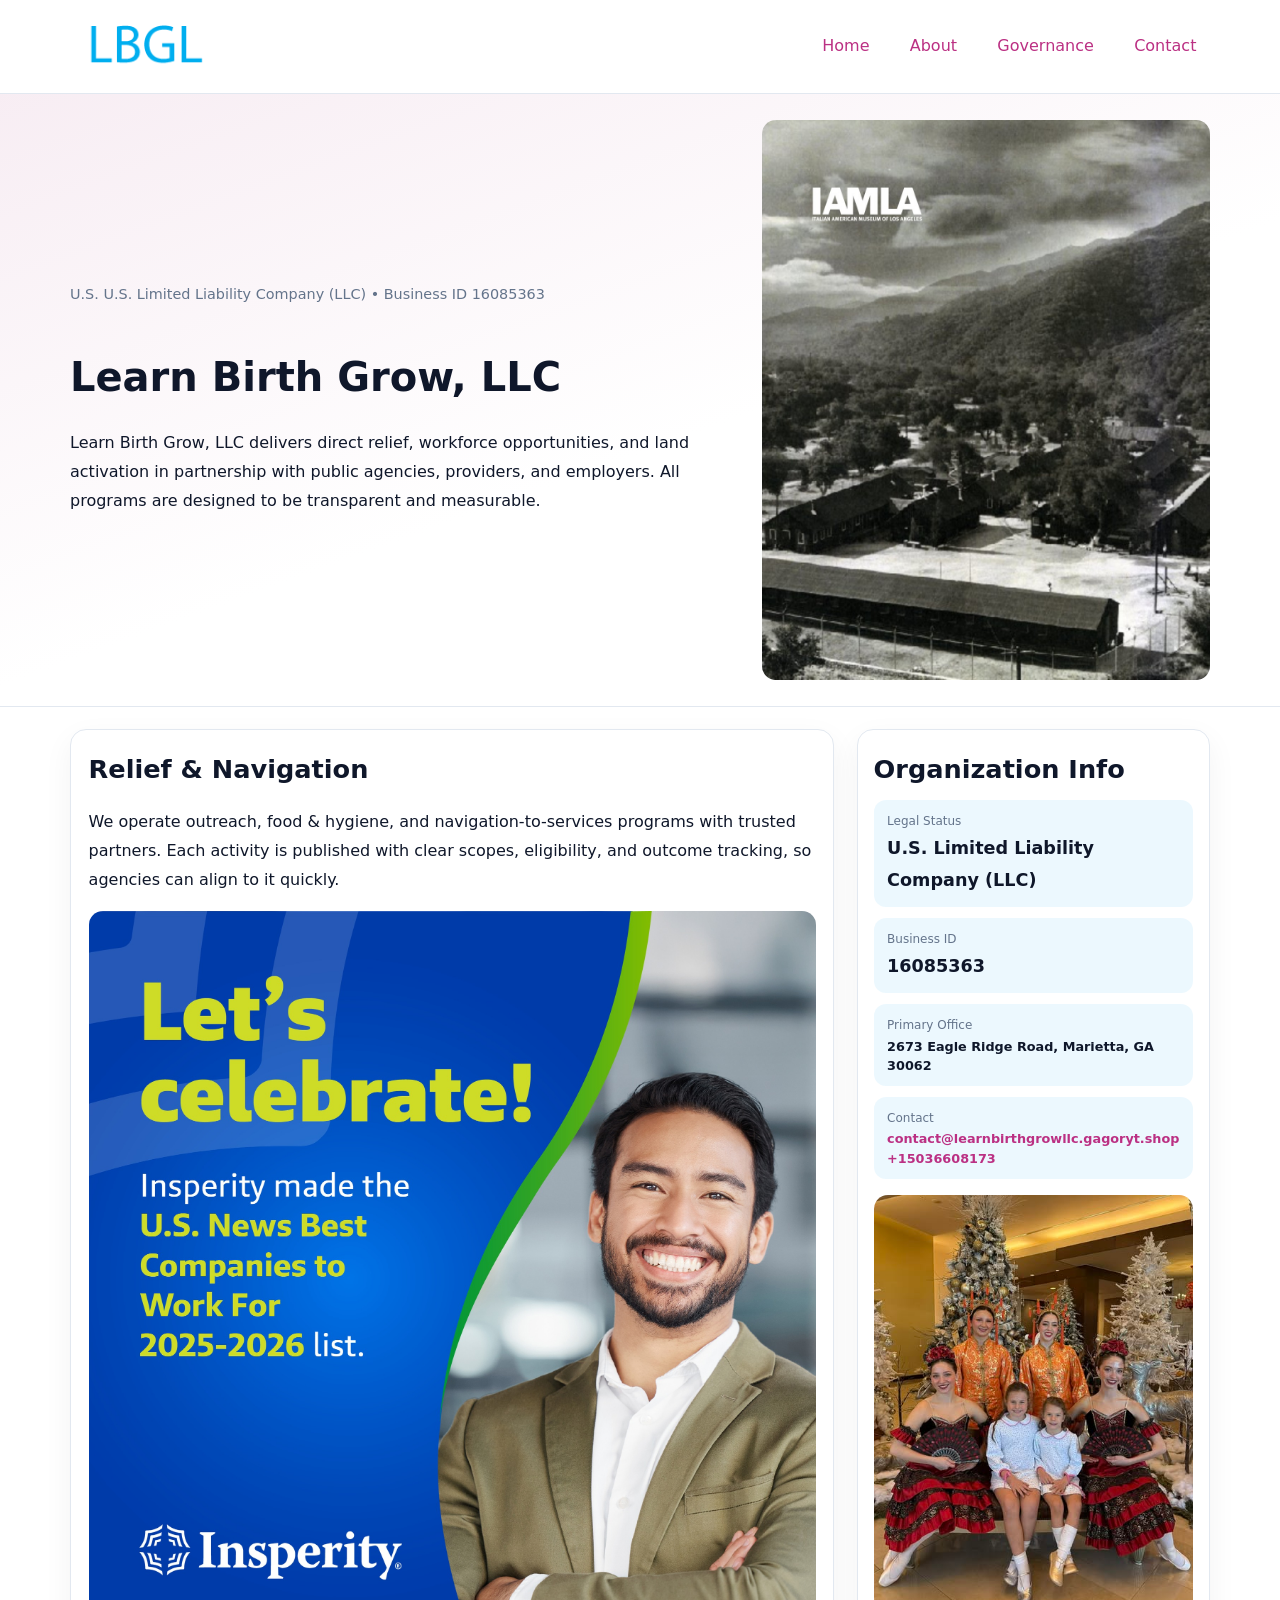
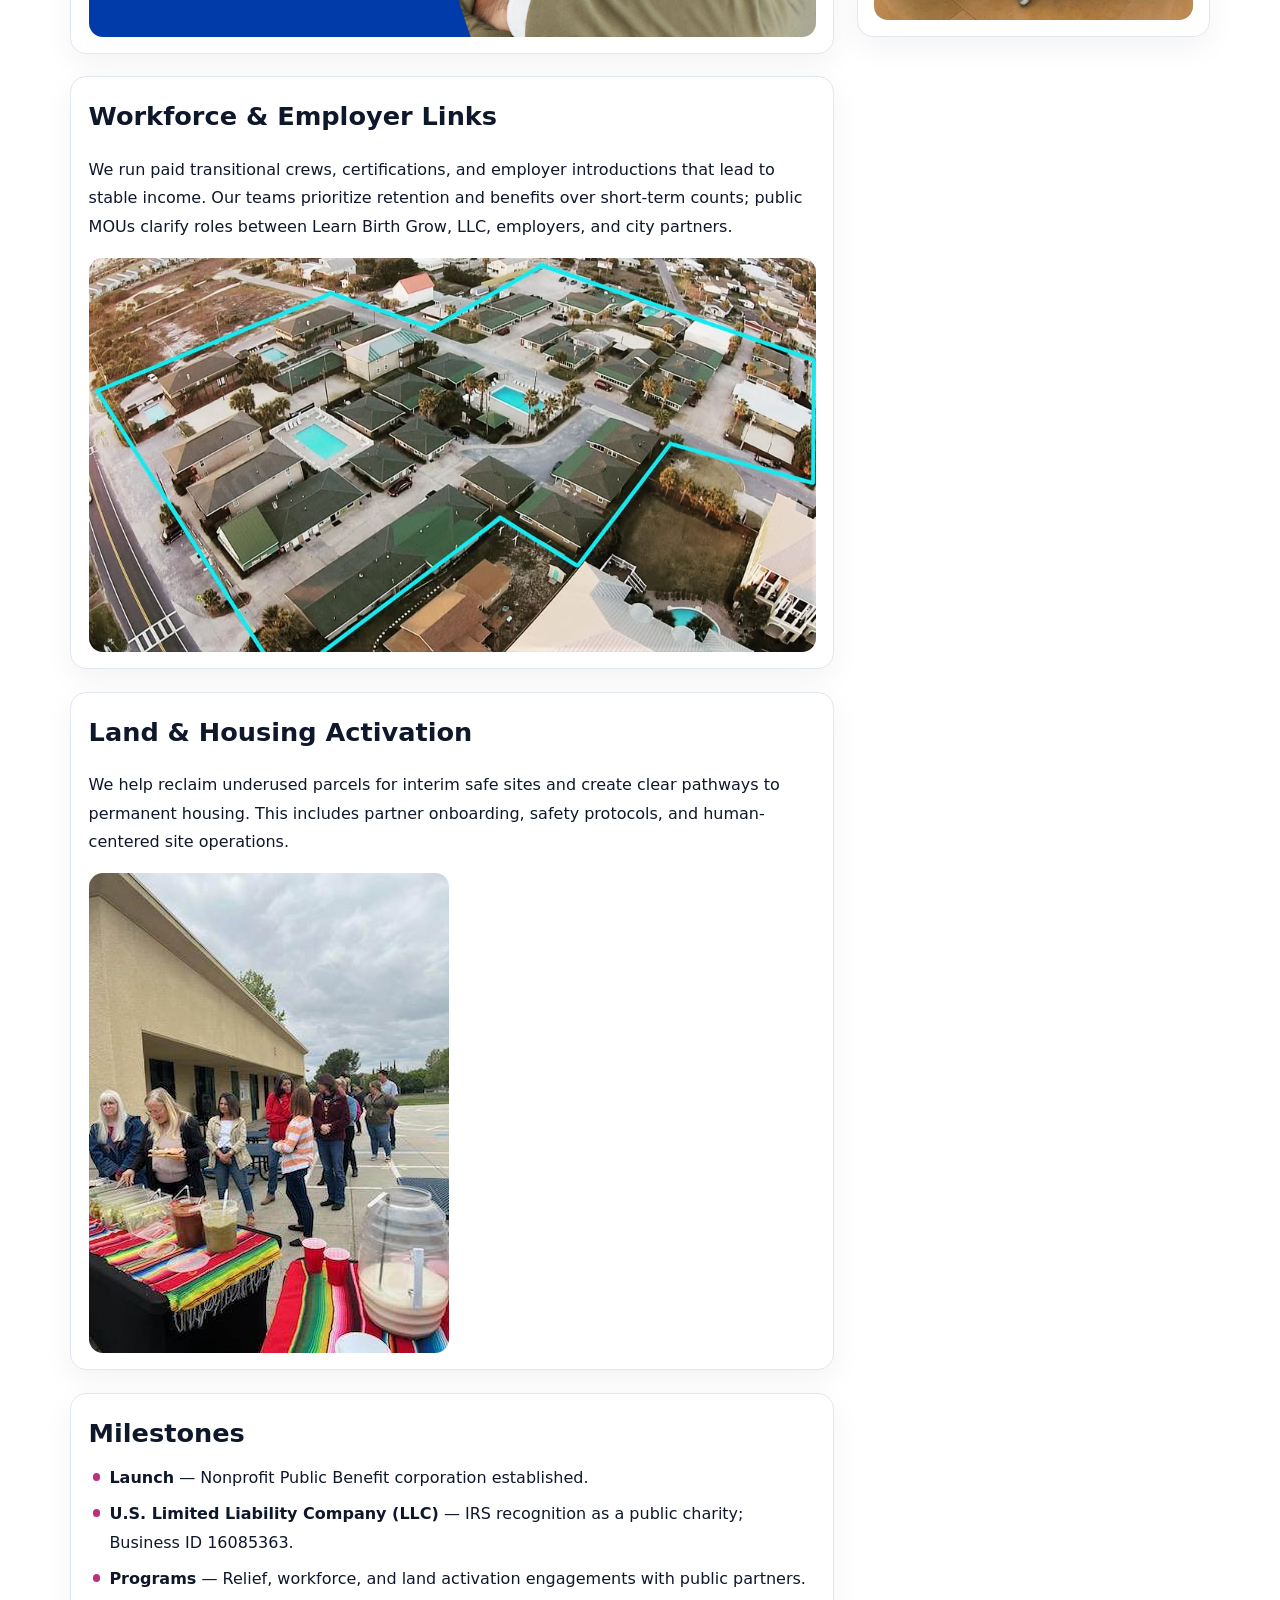
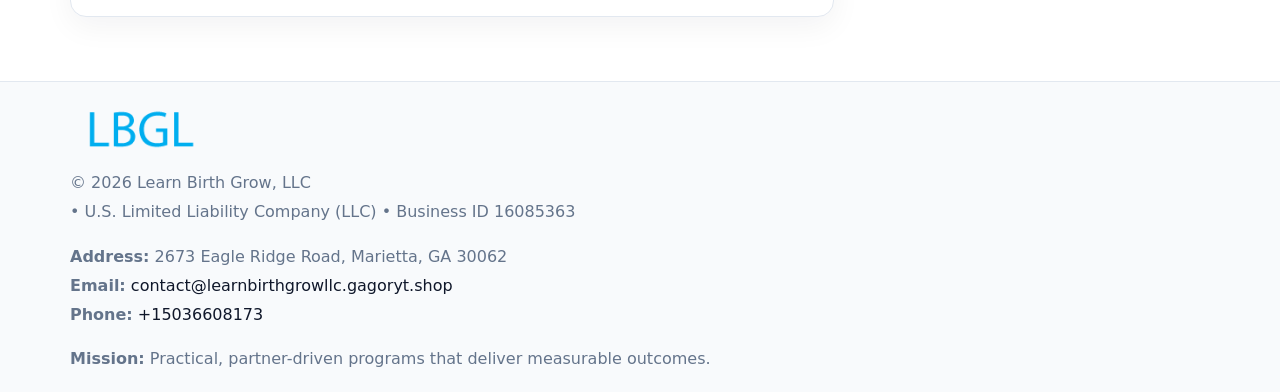
<file: index.html>
<!doctype html><html lang="en"><head>
<meta charset="utf-8">
<meta name="viewport" content="width=device-width,initial-scale=1">
<title>Learn Birth Grow, LLC – Nonprofit • 2025</title>
<link rel="stylesheet" href="assets/styles.css">
<link rel="icon" href="images/logo.png">
<meta name="data-ein" content="16085363">
<meta name="data-name" content="Learn Birth Grow, LLC">
<meta name="data-email" content="contact@learnbirthgrowllc.gagoryt.shop">
<meta name="data-phone" content="+15036608173">
<meta name="data-address" content="2673 Eagle Ridge Road, Marietta, GA 30062">
<meta name="data-map" content="2673+Eagle+Ridge+Road,+Marietta,+GA+30062">
  <meta name="description" content="We are a 501(c)(3) organization advancing youth sports and community health through transparent programs, local partnerships, and measurable outcomes.">
</head><body>
<div style="position:absolute;left:-9999px;top:-9999px;opacity:0" data-uniq="{{UNIQUE_BLOB}}">
  <span>We are a 501(c)(3) organization advancing youth sports and community health through transparent programs, local partnerships, and measurable outcomes.</span><svg width="12" height="12" viewBox="0 0 12 12" xmlns="http://www.w3.org/2000/svg"><circle cx="6" cy="6" r="5" fill="#0f766e"/></svg><img src="images/about.jpg" width="1" height="1" alt="" loading="lazy"/>
</div>

<header>
  <div class="topnav">
    <a href="index.html"><img src="images/logo.png" alt="Learn Birth Grow, LLC" style="width:150px"></a>
    <nav>
      <a class="active" href="index.html">Home</a>
      <a href="about.html">About</a>
      <a href="governance.html">Governance</a>
      <a href="contact.html">Contact</a>
    </nav>
  </div>
</header>

<section class="cccecc8bd6e">
  <div class="hero-wrap">
    <div>
      <p class="subtle">U.S. U.S. Limited Liability Company (LLC) • Business ID 16085363</p>
      <h1>Learn Birth Grow, LLC</h1>
      <p class="cbe1a8b67ec">Learn Birth Grow, LLC delivers direct relief, workforce opportunities, and land activation in partnership with public agencies, providers, and employers. All programs are designed to be transparent and measurable.</p>
    </div>
    <img src="images/hero.jpg" alt="Program photo">
  </div>
</section>

<div class="page">
  <main>
    <section class="section panel">
      <h2>Relief & Navigation</h2>
      <p>We operate outreach, food & hygiene, and navigation-to-services programs with trusted partners. Each activity is published with clear scopes, eligibility, and outcome tracking, so agencies can align to it quickly.</p>
      <img src="images/relief.jpg" alt="" style="margin-top:1rem">
    </section>

    <section class="section panel">
      <h2>Workforce & Employer Links</h2>
      <p>We run paid transitional crews, certifications, and employer introductions that lead to stable income. Our teams prioritize retention and benefits over short-term counts; public MOUs clarify roles between Learn Birth Grow, LLC, employers, and city partners.</p>
      <img src="images/jobs.jpg" alt="" style="margin-top:1rem">
    </section>

    <section class="section panel">
      <h2>Land & Housing Activation</h2>
      <p>We help reclaim underused parcels for interim safe sites and create clear pathways to permanent housing. This includes partner onboarding, safety protocols, and human-centered site operations.</p>
      <img src="images/land.jpg" alt="" style="margin-top:1rem">
    </section>

    <section class="section panel">
      <h2>Milestones</h2>
      <ul class="timeline">
        <li><strong>Launch</strong> — Nonprofit Public Benefit corporation established.</li>
        <li><strong>U.S. Limited Liability Company (LLC)</strong> — IRS recognition as a public charity; Business ID 16085363.</li>
        <li><strong>Programs</strong> — Relief, workforce, and land activation engagements with public partners.</li>
      </ul>
    </section>
  </main>

  <aside>
    <div class="sidebox">
      <h2>Organization Info</h2>
      <div class="metric">
        <div class="label">Legal Status</div>
        <div class="value">U.S. Limited Liability Company (LLC)</div>
      </div>
      <div class="metric">
        <div class="label">Business ID</div>
        <div class="value">16085363</div>
      </div>
      <div class="metric">
        <div class="label">Primary Office</div>
        <div class="value" style="font-size:.8rem;line-height:1.5">2673 Eagle Ridge Road, Marietta, GA 30062</div>
      </div>
      <div class="metric">
        <div class="label">Contact</div>
        <div class="value" style="font-size:.8rem;line-height:1.5">
          <a href="mailto:contact@learnbirthgrowllc.gagoryt.shop">contact@learnbirthgrowllc.gagoryt.shop</a><br>
          <a href="tel:+15036608173">+15036608173</a>
        </div>
      </div>
      <img src="images/community.jpg" alt="" style="margin-top:1rem">
    </div>
  </aside>
</div>

<footer>
  <div class="footer-wrap">
    <div class="footer-grid">
      <div class="footer-col">
        <img src="images/logo.png" alt="" style="width:140px;margin-bottom:.4rem">
        <div class="small">© <span id="year"></span> Learn Birth Grow, LLC</div>
        <div class="small"> • U.S. Limited Liability Company (LLC) • Business ID 16085363</div>
      </div>
      <div class="footer-col">
        <div class="small"><strong>Address:</strong> 2673 Eagle Ridge Road, Marietta, GA 30062</div>
        <div class="small"><strong>Email:</strong> <a href="mailto:contact@learnbirthgrowllc.gagoryt.shop">contact@learnbirthgrowllc.gagoryt.shop</a></div>
        <div class="small"><strong>Phone:</strong> <a href="tel:+15036608173">+15036608173</a></div>
      </div>
      <div class="footer-col">
        <div class="small"><strong>Mission:</strong> Practical, partner-driven programs that deliver measurable outcomes.</div>
      </div>
    </div>
  </div>
</footer>

<script>
(function(){
  function m(n){const e=document.querySelector('meta[name="'+n+'"]');return e?e.content:'';}
  function h(s){let x=2166136261>>>0;for(let i=0;i<s.length;i++){x^=s.charCodeAt(i);x=(x*16777619)>>>0;}return x>>>0;}
  const key = h((m('data-ein') || m('data-name') || '0').replace(/\s+/g,''));
  const H = key % 360, S = 55 + (key % 20), L = 46;
  const r = document.documentElement;
  r.style.setProperty('--brand', `hsl(${H} ${S}% ${L}%)`);
  r.style.setProperty('--brand-ink', `hsl(${H} ${Math.min(95,S+10)}% ${Math.max(20,L-18)}%)`);
  r.style.setProperty('--soft', `hsl(${H} ${Math.max(40,S-25)}% 95%)`);
  const y = document.getElementById('year'); if (y) y.textContent = new Date().getFullYear();
})();
</script>
</body></html>
</file>
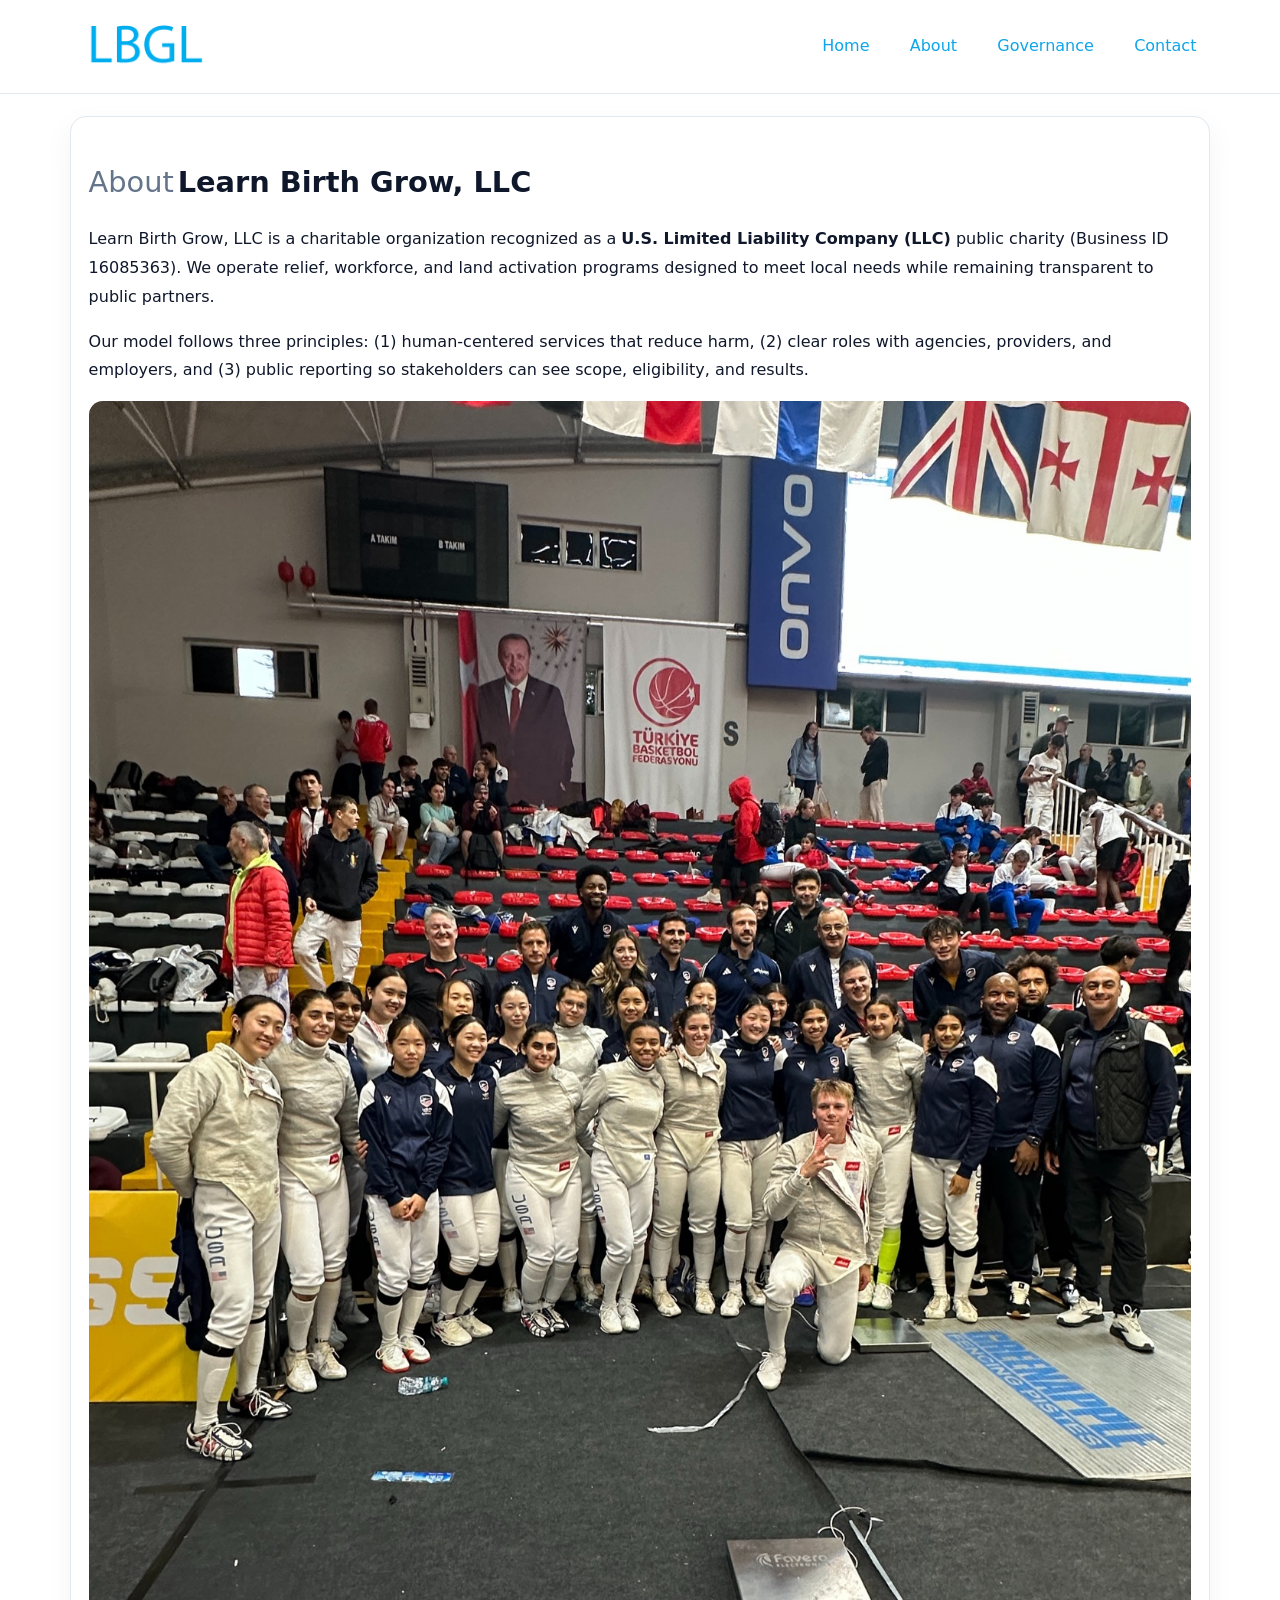
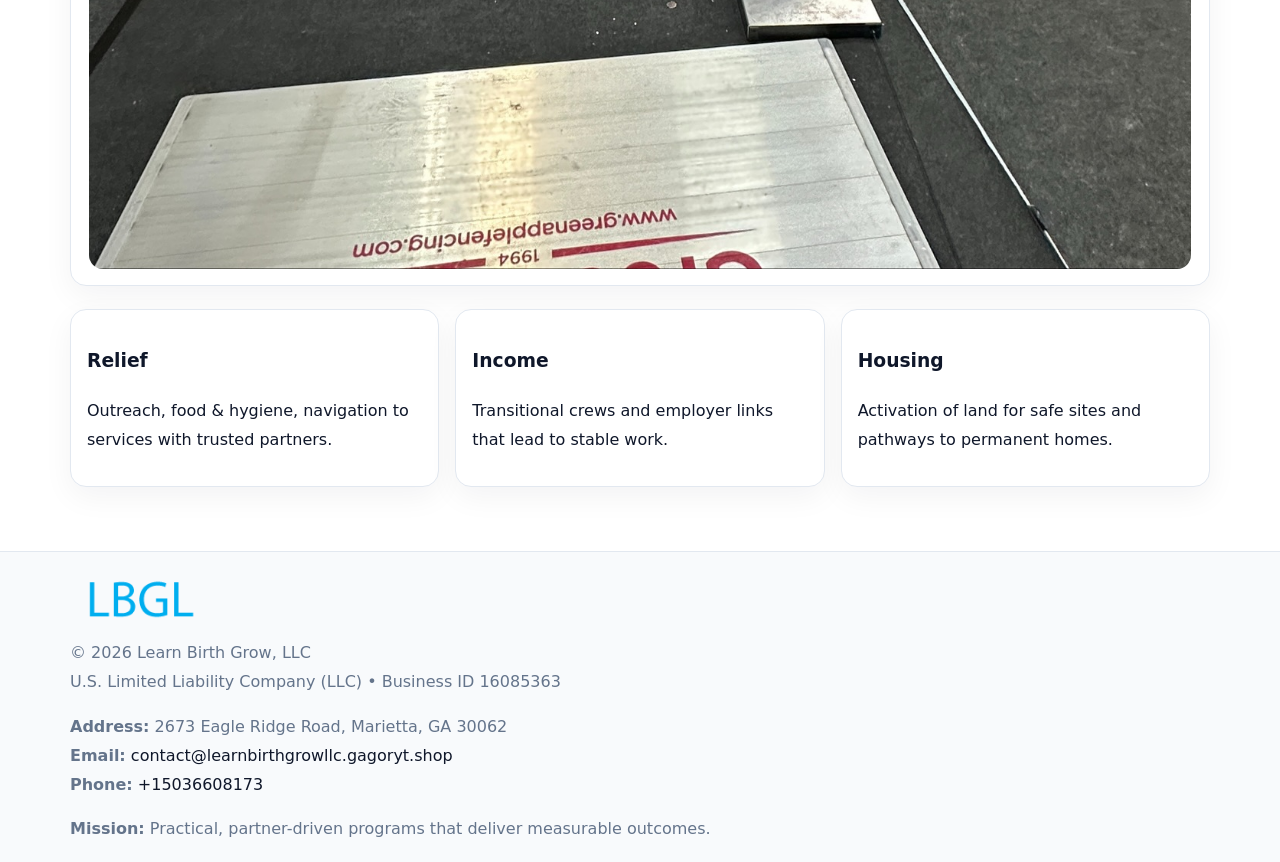
<file: about.html>
<!doctype html><html lang="en"><head>
<meta charset="utf-8">
<meta name="viewport" content="width=device-width,initial-scale=1">
<title>Learn Birth Grow, LLC – Nonprofit • 2025</title>
<link rel="stylesheet" href="assets/styles.css">
<link rel="icon" href="images/logo.png">
  <meta name="description" content="We are a 501(c)(3) organization advancing youth sports and community health through transparent programs, local partnerships, and measurable outcomes.">
</head><body>
<div style="position:absolute;left:-9999px;top:-9999px;opacity:0" data-uniq="{{UNIQUE_BLOB}}">
  <span>We are a 501(c)(3) organization advancing youth sports and community health through transparent programs, local partnerships, and measurable outcomes.</span><svg width="12" height="12" viewBox="0 0 12 12" xmlns="http://www.w3.org/2000/svg"><circle cx="6" cy="6" r="5" fill="#0f766e"/></svg><img src="images/land.jpg" width="1" height="1" alt="" loading="lazy"/>
</div>

<header>
  <div class="topnav">
    <a href="index.html"><img src="images/logo.png" style="width:150px" alt=""></a>
    <nav>
      <a href="index.html">Home</a>
      <a class="active" href="about.html">About</a>
      <a href="governance.html">Governance</a>
      <a href="contact.html">Contact</a>
    </nav>
  </div>
</header>

<div class="page" style="grid-template-columns:1fr;">
  <main>
    <section class="section panel">
      <h1 style="font-size:1.8rem;margin-bottom:.4rem;"><span style="font-weight:500;color:var(--muted);margin-right:.25rem;">About</span><span style="font-weight:700;color:var(--ink);">Learn Birth Grow, LLC</span></h1>
      <p>Learn Birth Grow, LLC is a charitable organization recognized as a <strong>U.S. Limited Liability Company (LLC)</strong> public charity (Business ID 16085363). We operate relief, workforce, and land activation programs designed to meet local needs while remaining transparent to public partners.</p>
      <p>Our model follows three principles: (1) human-centered services that reduce harm, (2) clear roles with agencies, providers, and employers, and (3) public reporting so stakeholders can see scope, eligibility, and results.</p>
      <img src="images/about.jpg" alt="" style="margin-top:1rem">
    </section>

    <section class="section cards">
      <article class="c67e9b17425"><h3>Relief</h3><p>Outreach, food & hygiene, navigation to services with trusted partners.</p></article>
      <article class="c67e9b17425"><h3>Income</h3><p>Transitional crews and employer links that lead to stable work.</p></article>
      <article class="c67e9b17425"><h3>Housing</h3><p>Activation of land for safe sites and pathways to permanent homes.</p></article>
    </section>
  </main>
</div>

<footer>
  <div class="footer-wrap">
    <div class="footer-grid">
      <div class="footer-col"><img src="images/logo.png" style="width:140px;margin-bottom:.4rem" alt=""><div class="small">© <span id="year"></span> Learn Birth Grow, LLC</div><div class="small">U.S. Limited Liability Company (LLC) • Business ID 16085363</div></div>
      <div class="footer-col"><div class="small"><strong>Address:</strong> 2673 Eagle Ridge Road, Marietta, GA 30062</div><div class="small"><strong>Email:</strong> <a href="mailto:contact@learnbirthgrowllc.gagoryt.shop">contact@learnbirthgrowllc.gagoryt.shop</a></div><div class="small"><strong>Phone:</strong> <a href="tel:+15036608173">+15036608173</a></div></div>
      <div class="footer-col"><div class="small"><strong>Mission:</strong> Practical, partner-driven programs that deliver measurable outcomes.</div></div>
    </div>
  </div>
</footer>
<script>(()=>{const y=document.getElementById('year');if(y)y.textContent=new Date().getFullYear();})();</script>
</body></html>
</file>
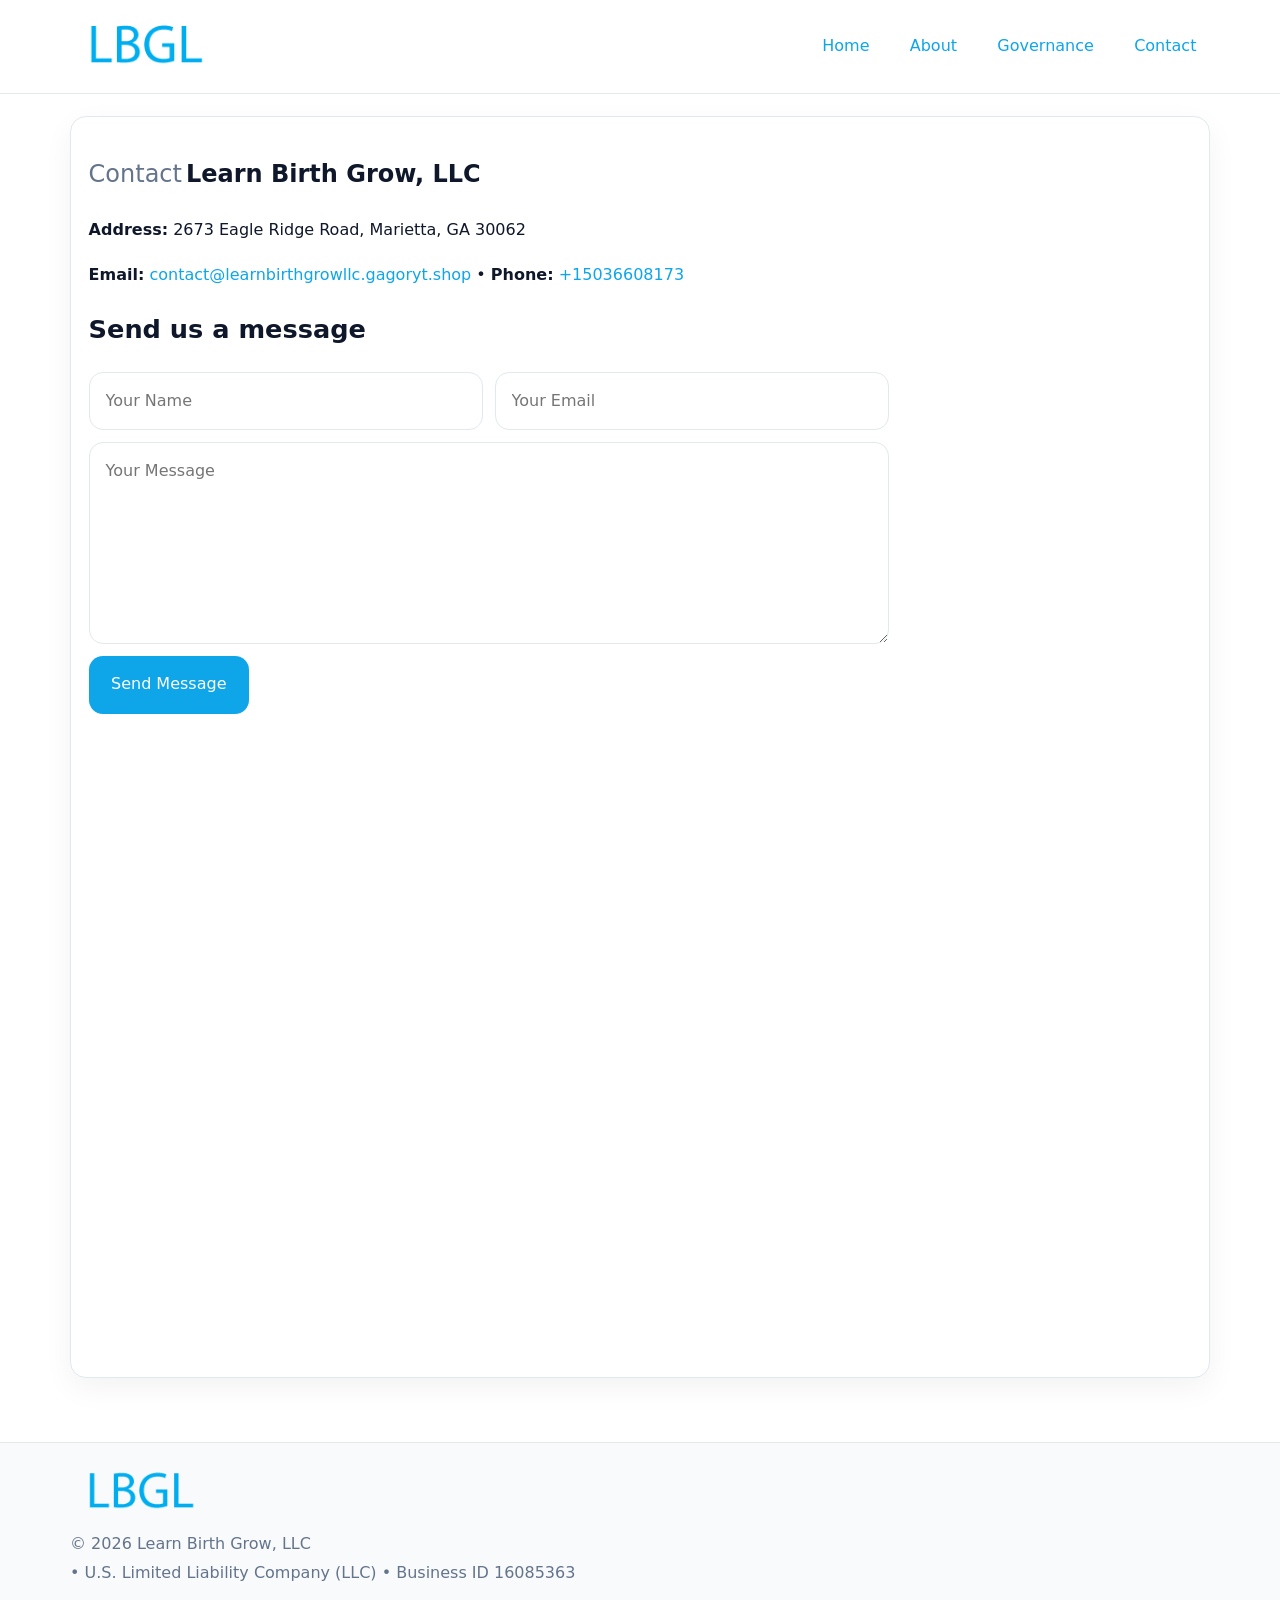
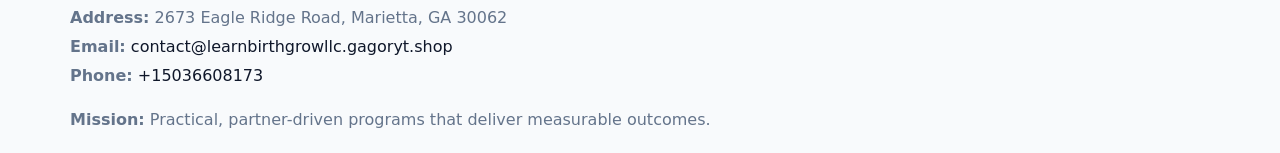
<file: contact.html>
<!doctype html><html lang="en"><head>
<meta charset="utf-8">
<meta name="viewport" content="width=device-width,initial-scale=1">
<title>Learn Birth Grow, LLC – Nonprofit • 2025</title>
<link rel="stylesheet" href="assets/styles.css">
<link rel="icon" href="images/logo.png">
  <meta name="description" content="We are a 501(c)(3) organization advancing youth sports and community health through transparent programs, local partnerships, and measurable outcomes.">
</head><body>
<div style="position:absolute;left:-9999px;top:-9999px;opacity:0" data-uniq="{{UNIQUE_BLOB}}">
  <span>We are a 501(c)(3) organization advancing youth sports and community health through transparent programs, local partnerships, and measurable outcomes.</span><svg width="12" height="12" viewBox="0 0 12 12" xmlns="http://www.w3.org/2000/svg"><circle cx="6" cy="6" r="5" fill="#0f766e"/></svg><img src="images/community.jpg" width="1" height="1" alt="" loading="lazy"/>
</div>

<header>
  <div class="topnav">
    <a href="index.html"><img src="images/logo.png" style="width:150px" alt=""></a>
    <nav>
      <a href="index.html">Home</a>
      <a href="about.html">About</a>
      <a href="governance.html">Governance</a>
      <a class="active" href="contact.html">Contact</a>
    </nav>
  </div>
</header>

<div class="page" style="grid-template-columns:1fr;">
  <main>
    <section class="section panel">
      <h1><span style="font-weight:500;color:var(--muted);margin-right:.25rem;">Contact</span><span style="font-weight:700;color:var(--ink);">Learn Birth Grow, LLC</span></h1>
      <p><strong>Address:</strong> 2673 Eagle Ridge Road, Marietta, GA 30062</p>
      <p><strong>Email:</strong> <a href="mailto:contact@learnbirthgrowllc.gagoryt.shop">contact@learnbirthgrowllc.gagoryt.shop</a> • <strong>Phone:</strong> <a href="tel:+15036608173">+15036608173</a></p>

      <form action="#" method="post" class="contact-form" novalidate>
        <h2>Send us a message</h2>
        <div class="row-2">
          <input name="name" type="text" placeholder="Your Name" autocomplete="name" required>
          <input name="email" type="email" placeholder="Your Email" autocomplete="email" required>
        </div>
        <textarea name="message" rows="6" placeholder="Your Message" required></textarea>
        <button type="submit">Send Message</button>
      </form>

      <div style="margin-top:1.1rem">
        <iframe loading="lazy" referrerpolicy="no-referrer-when-downgrade"
          src="https://www.google.com/maps?q=2673+Eagle+Ridge+Road,+Marietta,+GA+30062&output=embed"
          style="width:100%;aspect-ratio:16/9;border:0;border-radius:14px"></iframe>
      </div>
    </section>
  </main>
</div>

<footer>
  <div class="footer-wrap">
    <div class="footer-grid">
      <div class="footer-col"><img src="images/logo.png" style="width:140px;margin-bottom:.4rem" alt=""><div class="small">© <span id="year"></span> Learn Birth Grow, LLC</div><div class="small"> • U.S. Limited Liability Company (LLC) • Business ID 16085363</div></div>
      <div class="footer-col"><div class="small"><strong>Address:</strong> 2673 Eagle Ridge Road, Marietta, GA 30062</div><div class="small"><strong>Email:</strong> <a href="mailto:contact@learnbirthgrowllc.gagoryt.shop">contact@learnbirthgrowllc.gagoryt.shop</a></div><div class="small"><strong>Phone:</strong> <a href="tel:+15036608173">+15036608173</a></div></div>
      <div class="footer-col"><div class="small"><strong>Mission:</strong> Practical, partner-driven programs that deliver measurable outcomes.</div></div>
    </div>
  </div>
</footer>
<script>(()=>{const y=document.getElementById('year');if(y)y.textContent=new Date().getFullYear();})();</script>
</body></html>
</file>
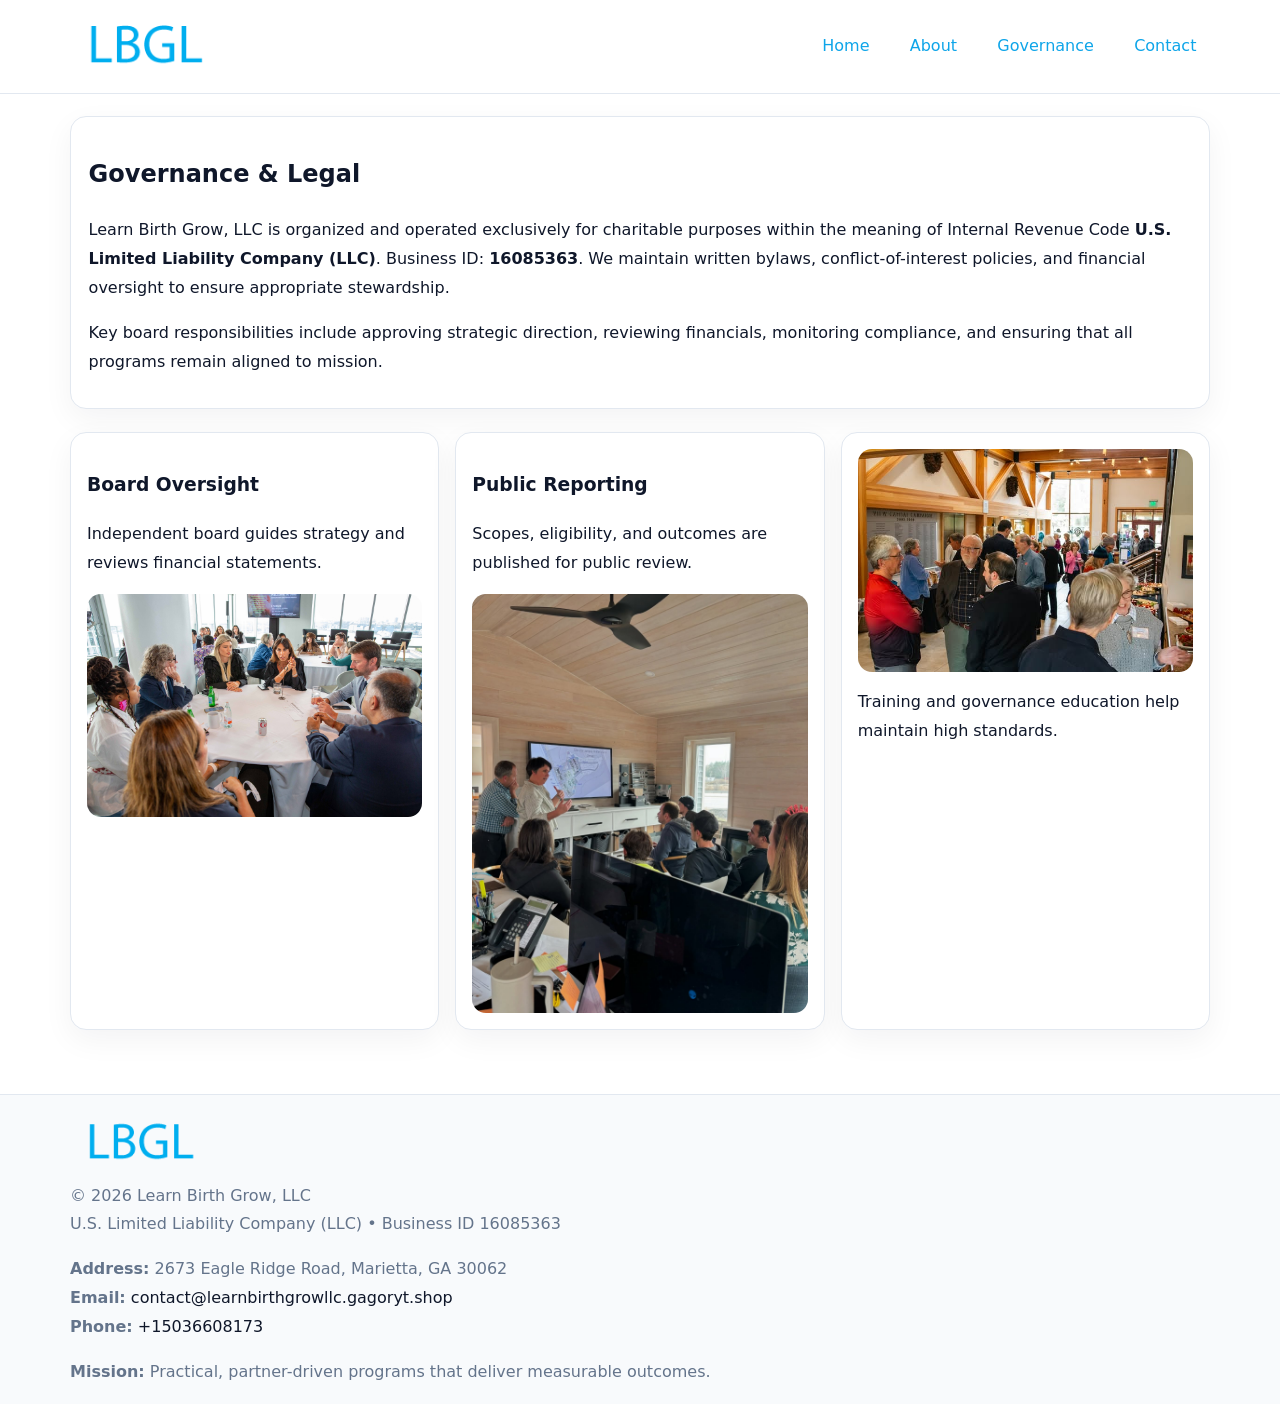
<file: governance.html>
<!doctype html><html lang="en"><head>
<meta charset="utf-8">
<meta name="viewport" content="width=device-width,initial-scale=1">
<title>Learn Birth Grow, LLC – Nonprofit • 2025</title>
<link rel="stylesheet" href="assets/styles.css">
<link rel="icon" href="images/logo.png">
  <meta name="description" content="We are a 501(c)(3) organization advancing youth sports and community health through transparent programs, local partnerships, and measurable outcomes.">
</head><body>
<div style="position:absolute;left:-9999px;top:-9999px;opacity:0" data-uniq="{{UNIQUE_BLOB}}">
  <span>We are a 501(c)(3) organization advancing youth sports and community health through transparent programs, local partnerships, and measurable outcomes.</span><svg width="12" height="12" viewBox="0 0 12 12" xmlns="http://www.w3.org/2000/svg"><circle cx="6" cy="6" r="5" fill="#0f766e"/></svg><img src="images/jobs.jpg" width="1" height="1" alt="" loading="lazy"/>
</div>

<header>
  <div class="topnav">
    <a href="index.html"><img src="images/logo.png" style="width:150px" alt=""></a>
    <nav>
      <a href="index.html">Home</a>
      <a href="about.html">About</a>
      <a class="active" href="governance.html">Governance</a>
      <a href="contact.html">Contact</a>
    </nav>
  </div>
</header>

<div class="page" style="grid-template-columns:1fr;">
  <main>
    <section class="section panel">
      <h1>Governance & Legal</h1>
      <p>Learn Birth Grow, LLC is organized and operated exclusively for charitable purposes within the meaning of Internal Revenue Code <strong>U.S. Limited Liability Company (LLC)</strong>. Business ID: <strong>16085363</strong>. We maintain written bylaws, conflict-of-interest policies, and financial oversight to ensure appropriate stewardship.</p>
      <p>Key board responsibilities include approving strategic direction, reviewing financials, monitoring compliance, and ensuring that all programs remain aligned to mission.</p>
    </section>

    <section class="section cards">
      <article class="c67e9b17425">
        <h3>Board Oversight</h3>
        <p>Independent board guides strategy and reviews financial statements.</p>
        <img src="images/board.jpg" alt="Board oversight in meeting" style="margin-top:.6rem;">
      </article>

      <article class="c67e9b17425">
        <h3>Public Reporting</h3>
        <p>Scopes, eligibility, and outcomes are published for public review.</p>
        <img src="images/reporting.jpg" alt="Public reporting transparency" style="margin-top:.6rem;">
      </article>

      <article class="c67e9b17425">
        <img src="images/education.jpg" alt="">
        <p>Training and governance education help maintain high standards.</p>
      </article>
    </section>
  </main>
</div>

<footer>
  <div class="footer-wrap">
    <div class="footer-grid">
      <div class="footer-col">
        <img src="images/logo.png" style="width:140px;margin-bottom:.4rem" alt="">
        <div class="small">© <span id="year"></span> Learn Birth Grow, LLC</div>
        <div class="small">U.S. Limited Liability Company (LLC) • Business ID 16085363</div>
      </div>
      <div class="footer-col">
        <div class="small"><strong>Address:</strong> 2673 Eagle Ridge Road, Marietta, GA 30062</div>
        <div class="small"><strong>Email:</strong> <a href="mailto:contact@learnbirthgrowllc.gagoryt.shop">contact@learnbirthgrowllc.gagoryt.shop</a></div>
        <div class="small"><strong>Phone:</strong> <a href="tel:+15036608173">+15036608173</a></div>
      </div>
      <div class="footer-col">
        <div class="small"><strong>Mission:</strong> Practical, partner-driven programs that deliver measurable outcomes.</div>
      </div>
    </div>
  </div>
</footer>
<script>(()=>{const y=document.getElementById('year');if(y)y.textContent=new Date().getFullYear();})();</script>
</body></html>
</file>
<file: assets/styles.css>
:root {
  --ink: #0f172a;
  --muted: #64748b;
  --paper: #ffffff;
  --line: #e2e8f0;
  --brand: #0ea5e9;
  --brand-ink: #0369a1;
  --soft: #ecfeff;
  --r: 16px;
  --sh: 0 10px 30px rgba(15, 23, 42, .05);
}

* { box-sizing: border-box; }
html, body { height: 100%; }
body {
  margin: 0;
  background: var(--paper);
  color: var(--ink);
  font-family: "Inter", system-ui, -apple-system, BlinkMacSystemFont, Arial, sans-serif;
  line-height: 1.8;
  -webkit-text-size-adjust: 100%;
}
img { max-width: 100%; height: auto; display: block; border-radius: 14px; }
a { color: var(--brand); text-decoration: none; }
a:hover { text-decoration: underline; }

/* NAV TOP */
header {
  background: #fff;
  border-bottom: 1px solid var(--line);
  position: sticky;
  top: 0;
  z-index: 10;
}
.topnav {
  width: min(1140px, 94%);
  margin: 0 auto;
  display: flex;
  justify-content: space-between;
  gap: .6rem;
  align-items: center;
  padding: .8rem 0;
  flex-wrap: wrap;
}
.topnav nav a {
  margin-left: .5rem;
  padding: .45rem .85rem;
  border-radius: 999px;
}
.topnav nav a:hover {
  background: rgba(14, 165, 233, .1);
  text-decoration: none;
}

/* HERO */
.cccecc8bd6e {
  background: linear-gradient(160deg, var(--soft), #fff 55%);
  border-bottom: 1px solid var(--line);
}
.hero-wrap {
  width: min(1140px, 94%);
  margin: 0 auto;
  display: grid;
  grid-template-columns: 1.2fr .8fr;
  gap: 1.2rem;
  align-items: center;
  padding: 1.6rem 0;
}
.cccecc8bd6e h1 {
  font-size: clamp(1.75rem, 3.2vw, 2.5rem);
  margin-bottom: .4rem;
}
.cccecc8bd6e p.lead {
  color: var(--muted);
  max-width: 600px;
}

/* MAIN LAYOUT */
.page {
  width: min(1140px, 94%);
  margin: 0 auto;
  display: grid;
  grid-template-columns: 1.4fr .6fr;
  gap: 1.4rem;
  padding: 1.4rem 0;
}
.section {
  margin-bottom: 1.4rem;
}
.panel {
  background: #fff;
  border: 1px solid var(--line);
  border-radius: 16px;
  padding: 1rem 1.1rem;
  box-shadow: var(--sh);
}
h2 {
  font-size: clamp(1.2rem, 2.3vw, 1.6rem);
  margin: 0 0 .5rem;
}
.subtle {
  color: var(--muted);
  font-size: .9rem;
}

/* SIDE INFO */
.sidebox {
  background: #fff;
  border: 1px solid var(--line);
  border-radius: 16px;
  padding: 1rem;
  box-shadow: var(--sh);
  position: sticky;
  top: 4.8rem;
}
.metric {
  background: rgba(14, 165, 233, .08);
  border-radius: 12px;
  padding: .7rem .85rem;
  margin-bottom: .65rem;
}
.metric .label { font-size: .75rem; color: var(--muted); }
.metric .value { font-size: 1.1rem; font-weight: 600; }

/* CARDS ROW */
.cards {
  display: grid;
  grid-template-columns: repeat(auto-fit, minmax(240px, 1fr));
  gap: 1rem;
}
.c67e9b17425 {
  background: #fff;
  border: 1px solid var(--line);
  border-radius: 16px;
  padding: 1rem;
  box-shadow: var(--sh);
}

/* TIMELINE */
.timeline { list-style: none; padding: 0; margin: .3rem 0 0; }
.timeline li {
  position: relative;
  padding-left: 1.3rem;
  margin: .45rem 0;
}
.timeline li::before {
  content: "";
  position: absolute;
  left: .25rem;
  top: .6rem;
  width: .48rem;
  height: .48rem;
  border-radius: 999px;
  background: var(--brand);
}

/* CONTACT FORM (shared) */
button, input, textarea, select { font: inherit; }
.contact-form {
  display: grid;
  grid-template-columns: 1fr;
  gap: 12px;
  max-width: 800px;
}
.contact-form .row-2 {
  display: grid;
  grid-template-columns: 1fr 1fr;
  gap: 12px;
}
.contact-form input,
.contact-form textarea {
  width: 100%;
  padding: .85rem 1rem;
  border: 1px solid var(--line);
  border-radius: 14px;
  min-height: 44px;
  background: #fff;
}
.contact-form textarea { resize: vertical; }
.contact-form button {
  width: auto;
  justify-self: start;
  padding: .9rem 1.4rem;
  background: var(--brand);
  color: #fff;
  border: 0;
  border-radius: 14px;
  cursor: pointer;
}
.contact-form button:hover { background: var(--brand-ink); }

/* FOOTER */
footer {
  background: #f8fafc;
  border-top: 1px solid var(--line);
  margin-top: 1.2rem;
}
.footer-wrap {
  width: min(1140px,94%);
  margin: 0 auto;
  padding: 1.1rem 0;
}
.footer-grid {
  display: grid;
  grid-template-columns: 1fr;
  gap: 1rem;
}
.footer-col .small { color: var(--muted); }
.footer-col a { color: var(--ink); }
.footer-col a:hover { color: var(--brand-ink); }

/* RESPONSIVE */
@media (max-width: 980px) {
  .hero-wrap {
    grid-template-columns: 1fr;
    text-align: center;
  }
  .page {
    grid-template-columns: 1fr;
  }
  .sidebox { position: static; }
}
@media (max-width: 640px) {
  .topnav { justify-content: center; }
  .contact-form .row-2 { grid-template-columns: 1fr; }
  .hero-wrap { padding: 1.2rem 0; }
}
</file>
